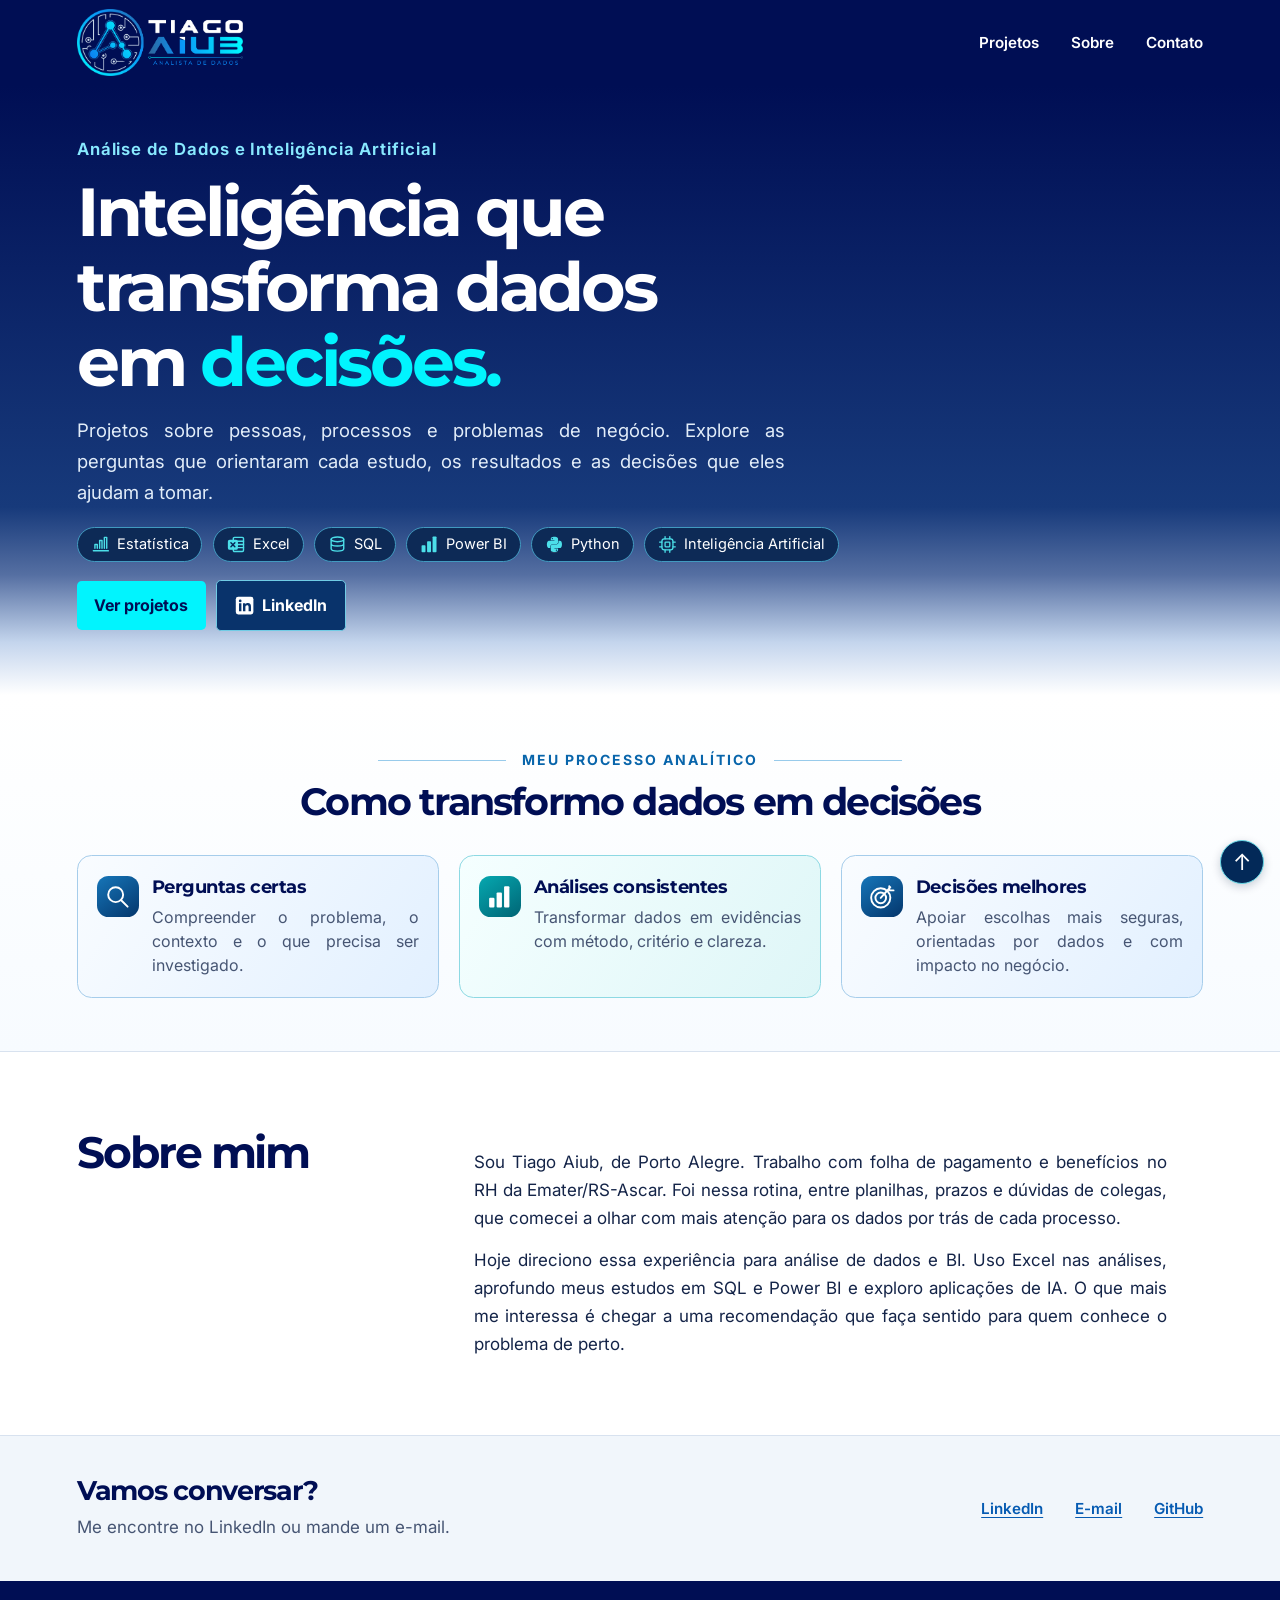
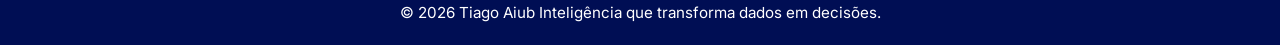
<file: index.html>
<!doctype html>
<html lang="pt-BR">
<head>
  <meta charset="utf-8">
  <meta name="viewport" content="width=device-width, initial-scale=1">
  <meta name="description" content="Projetos de Tiago Aiub sobre dados, pessoas e processos. Conheça o estudo de turnover e as perguntas que ele levantou para o RH.">
  <title>Tiago Aiub | Dados e decisões</title>
  <link rel="preconnect" href="https://fonts.googleapis.com">
  <link rel="preconnect" href="https://fonts.gstatic.com" crossorigin>
  <link href="https://fonts.googleapis.com/css2?family=Inter:wght@400;500;600;700&amp;family=Montserrat:wght@600;700&amp;display=swap" rel="stylesheet">
  <link rel="stylesheet" href="css/style.css">
</head>
<body id="topo">
<a class="skip" href="#conteudo">Pular para o conteúdo</a>
<header class="masthead">
  <div class="wrap mast">
    <a href="#topo" class="brand"><img src="logo-tiago-aiub.png" width="946" height="381" alt="Tiago Aiub — início"></a>
    <nav aria-label="Principal">
      <a href="projetos/index.html">Projetos</a>
      <a href="#sobre">Sobre</a>
      <a href="#contato">Contato</a>
    </nav>
  </div>
</header>
<main id="conteudo">
<section class="opening">
  <div class="opening-intro"><div class="wrap opening-copy">
    <p class="eyebrow">Análise de Dados e Inteligência Artificial</p>
    <h1>Inteligência que transforma dados em <em>decisões.</em></h1>
    <p class="lead">Projetos sobre pessoas, processos e problemas de negócio. Explore as perguntas que orientaram cada estudo, os resultados e as decisões que eles ajudam a tomar.</p>
  </div>
  </div>
  <div class="opening-actions"><div class="wrap">
    <ul class="tools" aria-label="Ferramentas e técnicas"><li><svg aria-hidden="true" focusable="false" viewBox="0 0 24 24" fill="none" stroke="currentColor" stroke-width="1.8" stroke-linecap="round" stroke-linejoin="round"><path d="M3 20h19M5 17v-5h3v5m3 0V7h3v10m3 0V3h3v14"/></svg>Estatística</li>
      <li><svg aria-hidden="true" focusable="false" viewBox="0 0 24 24" fill="none" stroke="currentColor" stroke-width="1.8" stroke-linecap="round" stroke-linejoin="round"><rect x="8" y="3" width="13" height="18" rx="1.5"/><path d="M13 8h8m-8 4h8m-8 4h8"/><rect x="2" y="7" width="11" height="11" rx="1.5" fill="currentColor"/><path d="m5 10 5 5m0-5-5 5" stroke="#062454"/></svg>Excel</li>
      <li><svg aria-hidden="true" focusable="false" viewBox="0 0 24 24" fill="none" stroke="currentColor" stroke-width="1.8" stroke-linecap="round" stroke-linejoin="round"><ellipse cx="12" cy="5.5" rx="8" ry="3"/><path d="M4 5.5v12c0 4 16 4 16 0v-12M4 11c0 4 16 4 16 0"/></svg>SQL</li>
      <li><svg aria-hidden="true" focusable="false" viewBox="0 0 24 24" fill="none" stroke="currentColor" stroke-width="1.8" stroke-linecap="round" stroke-linejoin="round"><g fill="currentColor" stroke="none"><rect x="2" y="13" width="5" height="9" rx="1"/><rect x="9" y="8" width="5" height="14" rx="1"/><rect x="16" y="2" width="5" height="20" rx="1"/></g></svg>Power BI</li>
      <li><svg aria-hidden="true" focusable="false" xmlns="http://www.w3.org/2000/svg" viewBox="0 0 128 128"><path fill="currentColor" d="M63.391 1.988c-4.222.02-8.252.379-11.8 1.007-10.45 1.846-12.346 5.71-12.346 12.837v9.411h24.693v3.137H29.977c-7.176 0-13.46 4.313-15.426 12.521-2.268 9.405-2.368 15.275 0 25.096 1.755 7.311 5.947 12.519 13.124 12.519h8.491V67.234c0-8.151 7.051-15.34 15.426-15.34h24.665c6.866 0 12.346-5.654 12.346-12.548V15.833c0-6.693-5.646-11.72-12.346-12.837-4.244-.706-8.645-1.027-12.866-1.008zM50.037 9.557c2.55 0 4.634 2.117 4.634 4.721 0 2.593-2.083 4.69-4.634 4.69-2.56 0-4.633-2.097-4.633-4.69-.001-2.604 2.073-4.721 4.633-4.721z" transform="translate(0 10.26)"/><path fill="currentColor" d="M91.682 28.38v10.966c0 8.5-7.208 15.655-15.426 15.655H51.591c-6.756 0-12.346 5.783-12.346 12.549v23.515c0 6.691 5.818 10.628 12.346 12.547 7.816 2.297 15.312 2.713 24.665 0 6.216-1.801 12.346-5.423 12.346-12.547v-9.412H63.938v-3.138h37.012c7.176 0 9.852-5.005 12.348-12.519 2.578-7.735 2.467-15.174 0-25.096-1.774-7.145-5.161-12.521-12.348-12.521h-9.268zM77.809 87.927c2.561 0 4.634 2.097 4.634 4.692 0 2.602-2.074 4.719-4.634 4.719-2.55 0-4.633-2.117-4.633-4.719 0-2.595 2.083-4.692 4.633-4.692z" transform="translate(0 10.26)"/><radialGradient id="python-original-c" cx="1825.678" cy="444.45" r="26.743" gradientTransform="matrix(0 -.24 -1.055 0 532.979 557.576)" gradientUnits="userSpaceOnUse"><stop offset="0" stop-color="#B8B8B8" stop-opacity=".498"/><stop offset="1" stop-color="#7F7F7F" stop-opacity="0"/></radialGradient><path opacity=".444" fill="url(#python-original-c)" d="M97.309 119.597c0 3.543-14.816 6.416-33.091 6.416-18.276 0-33.092-2.873-33.092-6.416 0-3.544 14.815-6.417 33.092-6.417 18.275 0 33.091 2.872 33.091 6.417z"/></svg>
Python</li>
      <li><svg aria-hidden="true" focusable="false" viewBox="0 0 24 24" fill="none" stroke="currentColor" stroke-width="1.65" stroke-linecap="round" stroke-linejoin="round"><rect x="5" y="5" width="14" height="14" rx="3"/><rect x="9" y="9" width="6" height="6" rx="1"/><path d="M9 2v3m6-3v3M9 19v3m6-3v3M2 9h3m-3 6h3m14-6h3m-3 6h3"/></svg>Inteligência Artificial</li></ul>
    <div class="hero-links"><a class="button" id="projetos" href="projetos/index.html">Ver projetos</a>
      <a class="button secondary" href="https://www.linkedin.com/in/tiago-aiub"><svg aria-hidden="true" focusable="false" viewBox="0 0 24 24"><rect x="1" y="1" width="22" height="22" rx="3" fill="currentColor"/><path fill="#09336b" d="M5 9h3v10H5z M6.5 4.5a1.7 1.7 0 1 0 0 3.4 1.7 1.7 0 0 0 0-3.4z M10 9h3v1.35c.68-1 1.75-1.62 3.15-1.62 2.75 0 3.85 1.66 3.85 4.63V19h-3v-5.06c0-1.64-.49-2.45-1.82-2.45-1.53 0-2.18 1.03-2.18 2.66V19h-3z"/></svg>LinkedIn</a></div>
    </div>
  </div>
</section>
<section class="process"><div class="wrap">
  <p class="process-label">Meu processo analítico</p>
  <h2>Como transformo dados em decisões</h2>
  <ol class="steps"><li><span class="step-icon"><svg aria-hidden="true" focusable="false" viewBox="0 0 24 24" fill="none" stroke="currentColor" stroke-width="1.8" stroke-linecap="round" stroke-linejoin="round"><circle cx="10" cy="10" r="7"/><path d="m15.2 15.2 6 6"/></svg></span><div><h3>Perguntas certas</h3><p>Compreender o problema, o contexto e o que precisa ser investigado.</p></div></li>
    <li><span class="step-icon"><svg aria-hidden="true" focusable="false" viewBox="0 0 24 24" fill="none" stroke="currentColor" stroke-width="1.8" stroke-linecap="round" stroke-linejoin="round"><g fill="currentColor" stroke="none"><rect x="2" y="13" width="5" height="9" rx="1"/><rect x="9" y="8" width="5" height="14" rx="1"/><rect x="16" y="2" width="5" height="20" rx="1"/></g></svg></span><div><h3>Análises consistentes</h3><p>Transformar dados em evidências com método, critério e clareza.</p></div></li>
    <li><span class="step-icon"><svg aria-hidden="true" focusable="false" viewBox="0 0 24 24" fill="none" stroke="currentColor" stroke-width="1.8" stroke-linecap="round" stroke-linejoin="round"><circle cx="11" cy="13" r="9"/><circle cx="11" cy="13" r="5"/><path d="m11 13 9-10m-1-1v4h4"/></svg></span><div><h3>Decisões melhores</h3><p>Apoiar escolhas mais seguras, orientadas por dados e com impacto no negócio.</p></div></li></ol>
</div></section>
<section id="sobre" class="wrap about">
  <h2>Sobre mim</h2>
  <div><p>Sou Tiago Aiub, de Porto Alegre. Trabalho com folha de pagamento e benefícios no RH da Emater/RS-Ascar. Foi nessa rotina, entre planilhas, prazos e dúvidas de colegas, que comecei a olhar com mais atenção para os dados por trás de cada processo.</p>
  <p>Hoje direciono essa experiência para análise de dados e BI. Uso Excel nas análises, aprofundo meus estudos em SQL e Power BI e exploro aplicações de IA. O que mais me interessa é chegar a uma recomendação que faça sentido para quem conhece o problema de perto.</p></div>
</section>
</main>
<section class="contact" id="contato" aria-label="Contato">
  <div class="wrap footer-grid">
    <div><h2>Vamos conversar?</h2><p>Me encontre no LinkedIn ou mande um e-mail.</p></div>
    <div class="contact-links"><a href="https://www.linkedin.com/in/tiago-aiub">LinkedIn</a><a href="mailto:aiub.tiago@gmail.com">E-mail</a><a href="https://github.com/tiagoaiub">GitHub</a></div>
  </div>
</section>
<footer class="signature"><p>© 2026 Tiago Aiub Inteligência que transforma dados em decisões.</p></footer>
<a class="to-home" href="#topo" aria-label="Voltar ao início" title="Voltar ao início">↑</a>
</body>
</html>
</file>
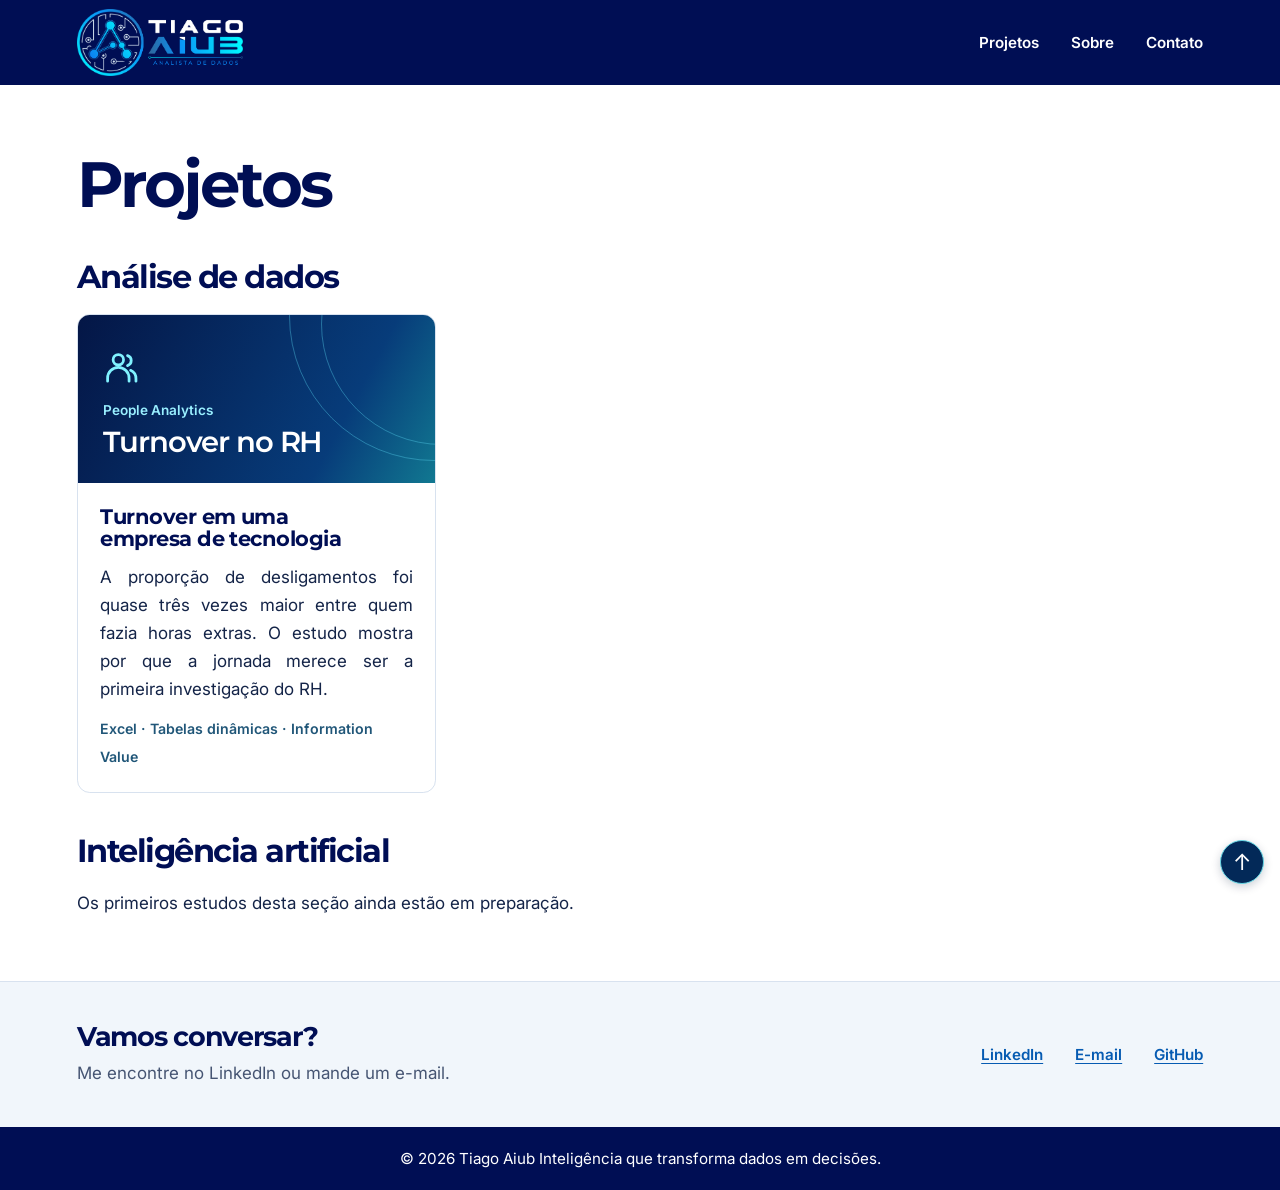
<file: projetos/index.html>
<!doctype html>
<html lang="pt-BR">
<head>
  <meta charset="utf-8">
  <meta name="viewport" content="width=device-width, initial-scale=1">
  <meta name="description" content="Projetos de Tiago Aiub sobre dados, pessoas e processos. Conheça o estudo de turnover e as perguntas que ele levantou para o RH.">
  <title>Projetos | Tiago Aiub</title>
  <link rel="preconnect" href="https://fonts.googleapis.com">
  <link rel="preconnect" href="https://fonts.gstatic.com" crossorigin>
  <link href="https://fonts.googleapis.com/css2?family=Inter:wght@400;500;600;700&amp;family=Montserrat:wght@600;700&amp;display=swap" rel="stylesheet">
  <link rel="stylesheet" href="../css/style.css">
</head>
<body id="topo">
<a class="skip" href="#conteudo">Pular para o conteúdo</a>
<header class="masthead">
  <div class="wrap mast">
    <a href="../index.html" class="brand"><img src="../logo-tiago-aiub.png" width="946" height="381" alt="Tiago Aiub — início"></a>
    <nav aria-label="Principal">
      <a href="index.html" aria-current="page">Projetos</a>
      <a href="../index.html#sobre">Sobre</a>
      <a href="#contato">Contato</a>
    </nav>
  </div>
</header>
<main id="conteudo">
<div class="wrap catalog">
  <h1>Projetos</h1>
  <section><h2>Análise de dados</h2>
    <div class="tiles"><a class="tile" href="employee-turnover.html">
      <div class="cover" aria-hidden="true"><svg aria-hidden="true" focusable="false" viewBox="0 0 24 24" fill="none" stroke="currentColor" stroke-width="1.8" stroke-linecap="round" stroke-linejoin="round"><circle cx="10" cy="7" r="3.4"/><path d="M3 21v-2a7 7 0 0 1 14 0v2M16 4.3a3.4 3.4 0 0 1 0 6.5m2 3.1a6 6 0 0 1 3.5 5.5v1.6"/></svg><small>People Analytics</small><b>Turnover no RH</b></div>
      <div class="tile-body"><h3>Turnover em uma empresa de tecnologia</h3>
      <p>A proporção de desligamentos foi quase três vezes maior entre quem fazia horas extras. O estudo mostra por que a jornada merece ser a primeira investigação do RH.</p>
      <small>Excel · Tabelas dinâmicas · Information Value</small></div>
    </a></div>
  </section>
  <section><h2>Inteligência artificial</h2><p>Os primeiros estudos desta seção ainda estão em preparação.</p></section>
</div>
</main>
<section class="contact" id="contato" aria-label="Contato">
  <div class="wrap footer-grid">
    <div><h2>Vamos conversar?</h2><p>Me encontre no LinkedIn ou mande um e-mail.</p></div>
    <div class="contact-links"><a href="https://www.linkedin.com/in/tiago-aiub">LinkedIn</a><a href="mailto:aiub.tiago@gmail.com">E-mail</a><a href="https://github.com/tiagoaiub">GitHub</a></div>
  </div>
</section>
<footer class="signature"><p>© 2026 Tiago Aiub Inteligência que transforma dados em decisões.</p></footer>
<a class="to-home" href="../index.html#topo" aria-label="Voltar ao início" title="Voltar ao início">↑</a>
</body>
</html>
</file>
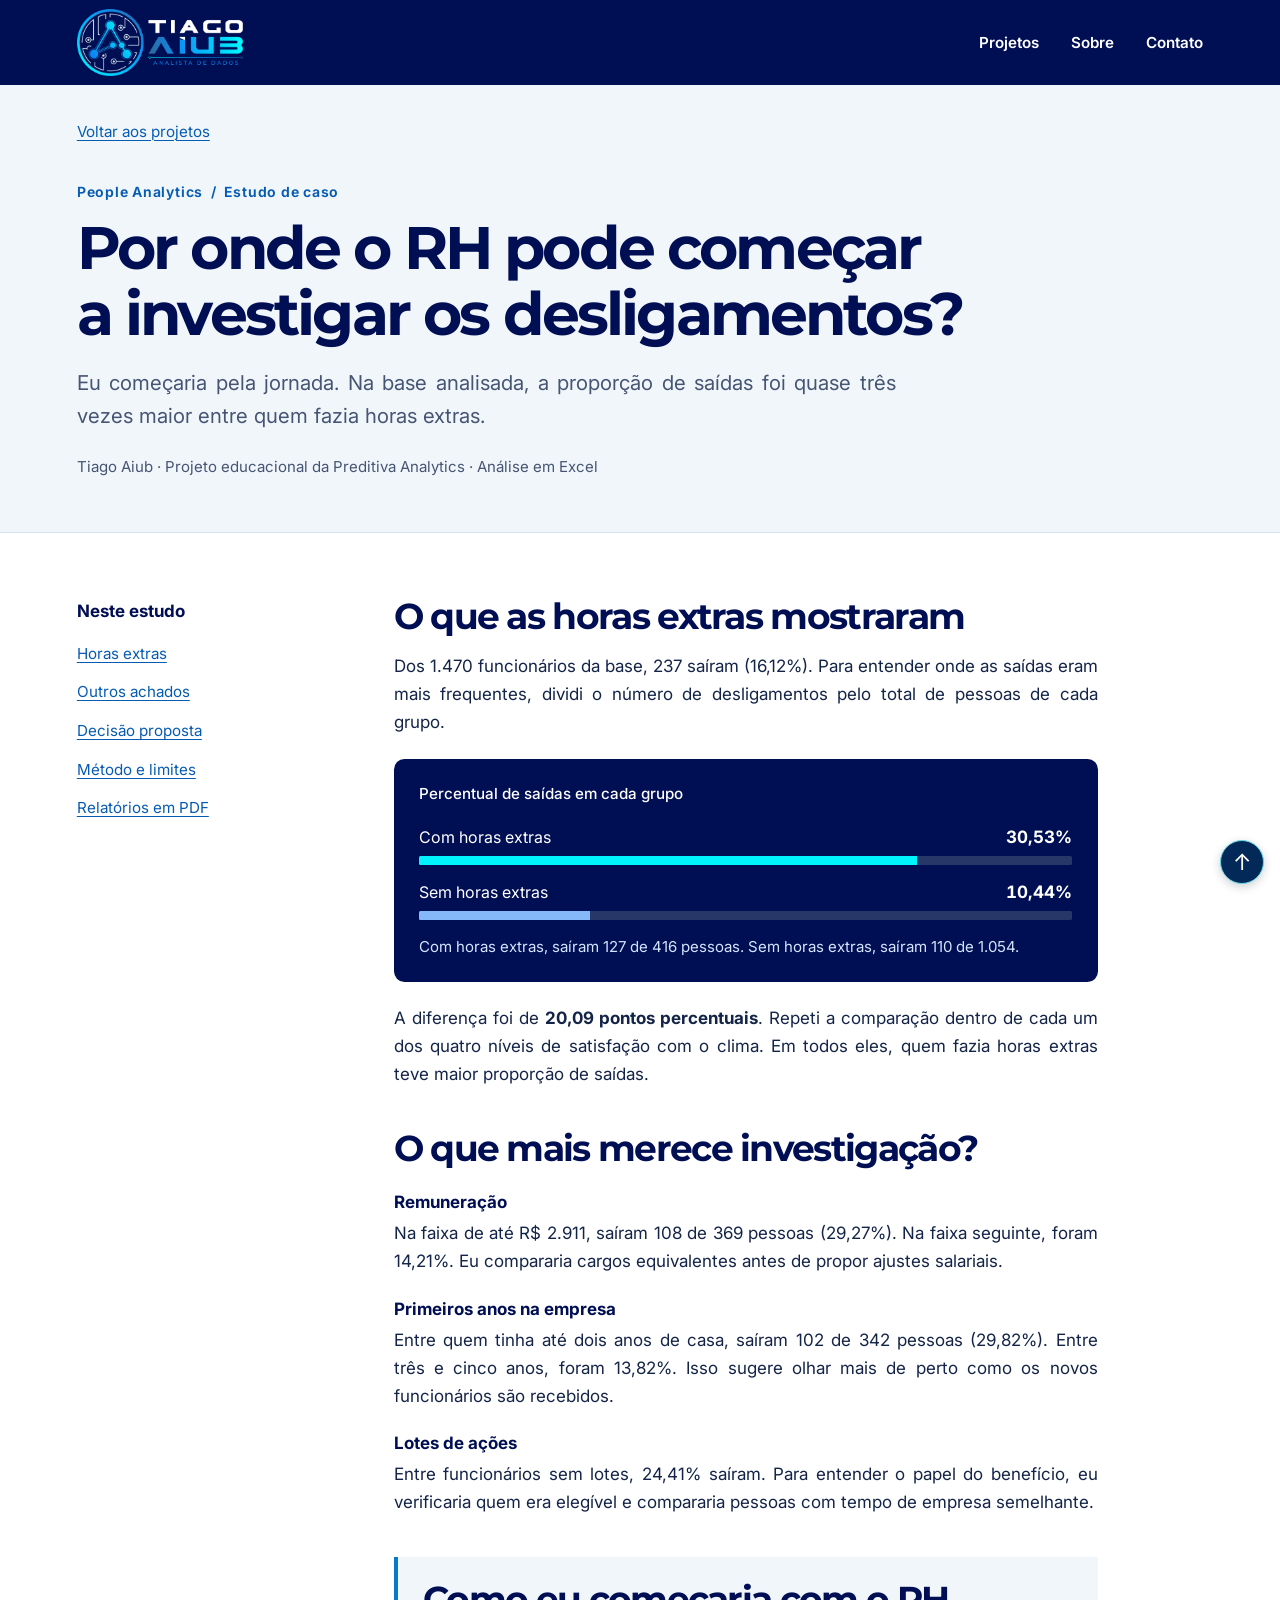
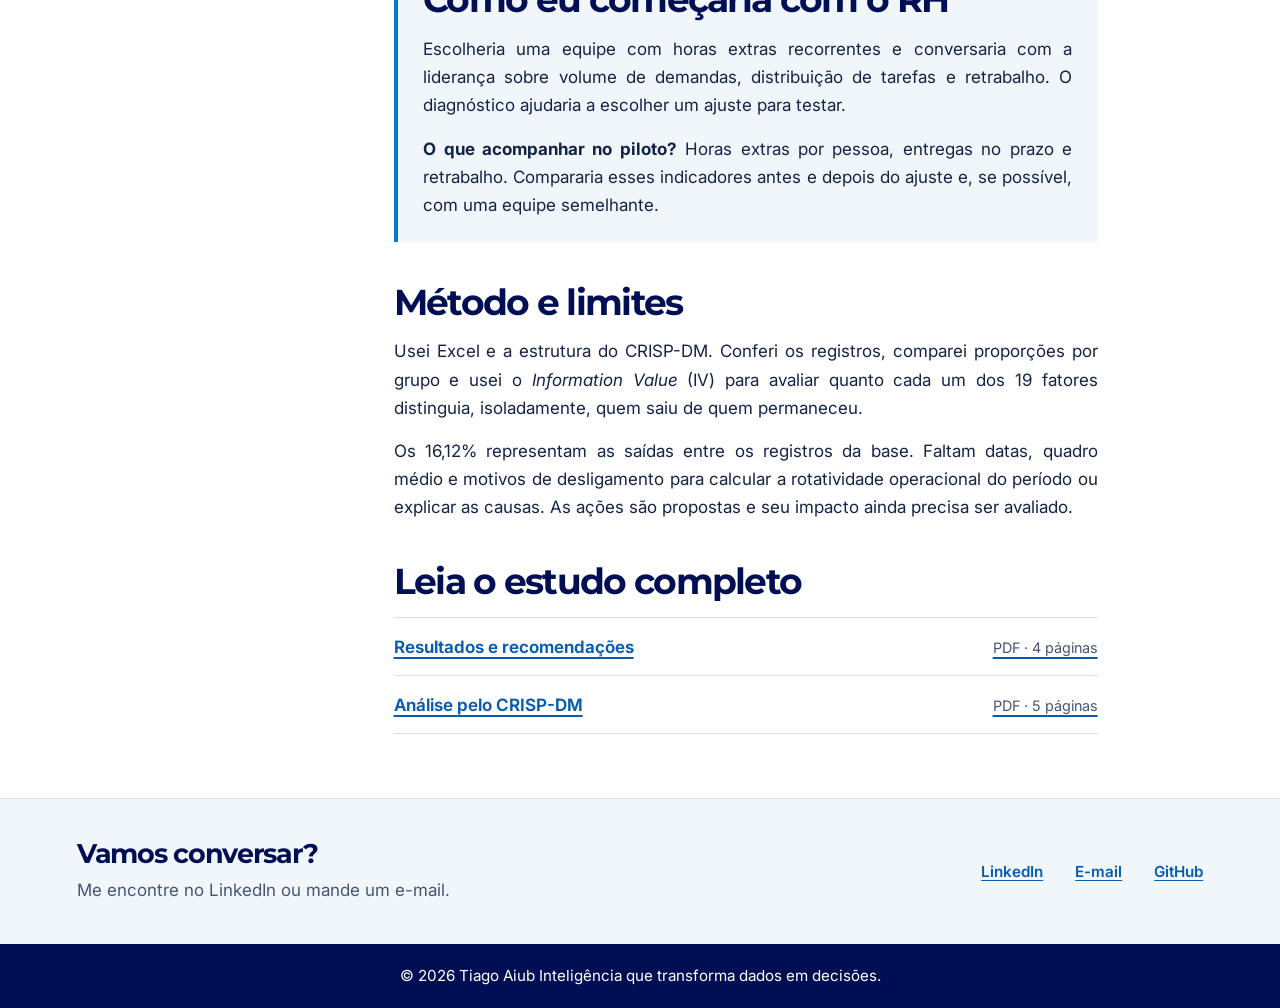
<file: projetos/employee-turnover.html>
<!doctype html>
<html lang="pt-BR">
<head>
  <meta charset="utf-8">
  <meta name="viewport" content="width=device-width, initial-scale=1">
  <meta name="description" content="Como um estudo educacional com 1.470 funcionários ajudou a priorizar perguntas sobre jornada, remuneração e integração.">
  <title>Horas extras e desligamentos | Tiago Aiub</title>
  <link rel="preconnect" href="https://fonts.googleapis.com">
  <link rel="preconnect" href="https://fonts.gstatic.com" crossorigin>
  <link href="https://fonts.googleapis.com/css2?family=Inter:wght@400;500;600;700&amp;family=Montserrat:wght@600;700&amp;display=swap" rel="stylesheet">
  <link rel="stylesheet" href="../css/style.css">
  <link rel="stylesheet" href="../css/case.css">
</head>
<body id="topo">
<a class="skip" href="#conteudo">Pular para o conteúdo</a>
<header class="masthead">
  <div class="wrap mast">
    <a href="../index.html" class="brand"><img src="../logo-tiago-aiub.png" width="946" height="381" alt="Tiago Aiub — início"></a>
    <nav aria-label="Principal">
      <a href="index.html">Projetos</a>
      <a href="../index.html#sobre">Sobre</a>
      <a href="../index.html#contato">Contato</a>
    </nav>
  </div>
</header>
<main id="conteudo" class="case">
  <div class="case-intro"><div class="wrap">
    <a class="crumb" href="index.html">Voltar aos projetos</a>
    <p class="eyebrow">People Analytics <span aria-hidden="true">/</span> Estudo de caso</p>
    <h1>Por onde o RH pode começar a investigar os desligamentos?</h1>
    <p class="lead">Eu começaria pela jornada. Na base analisada, a proporção de saídas foi quase três vezes maior entre quem fazia horas extras.</p>
    <p class="source">Tiago Aiub · Projeto educacional da Preditiva Analytics · Análise em Excel</p>
  </div></div>
  <div class="wrap reading-grid">
    <nav class="contents" aria-label="Neste estudo"><strong>Neste estudo</strong>
      <a href="#evidencias">Horas extras</a><a href="#outros-achados">Outros achados</a><a href="#recomendacoes">Decisão proposta</a><a href="#metodologia">Método e limites</a><a href="#relatorios">Relatórios em PDF</a>
    </nav>
    <div class="reading">
      <section id="evidencias"><h2>O que as horas extras mostraram</h2>
        <p>Dos 1.470 funcionários da base, 237 saíram (16,12%). Para entender onde as saídas eram mais frequentes, dividi o número de desligamentos pelo total de pessoas de cada grupo.</p>
        <div class="case-chart"><figure class="comparison">
  <figcaption>Percentual de saídas em cada grupo</figcaption>
  <div class="plot-row"><span>Com horas extras</span><strong>30,53%</strong><div class="track" aria-hidden="true"><i style="width:76.325%"></i></div></div>
  <div class="plot-row"><span>Sem horas extras</span><strong>10,44%</strong><div class="track" aria-hidden="true"><i style="width:26.1%"></i></div></div>
</figure>
        <p class="chart-note">Com horas extras, saíram 127 de 416 pessoas. Sem horas extras, saíram 110 de 1.054.</p></div>
        <p>A diferença foi de <strong>20,09 pontos percentuais</strong>. Repeti a comparação dentro de cada um dos quatro níveis de satisfação com o clima. Em todos eles, quem fazia horas extras teve maior proporção de saídas.</p>
      </section>
      <section id="outros-achados"><h2>O que mais merece investigação?</h2>
        <dl class="findings"><dt>Remuneração</dt><dd>Na faixa de até R$ 2.911, saíram 108 de 369 pessoas (29,27%). Na faixa seguinte, foram 14,21%. Eu compararia cargos equivalentes antes de propor ajustes salariais.</dd>
        <dt>Primeiros anos na empresa</dt><dd>Entre quem tinha até dois anos de casa, saíram 102 de 342 pessoas (29,82%). Entre três e cinco anos, foram 13,82%. Isso sugere olhar mais de perto como os novos funcionários são recebidos.</dd>
        <dt>Lotes de ações</dt><dd>Entre funcionários sem lotes, 24,41% saíram. Para entender o papel do benefício, eu verificaria quem era elegível e compararia pessoas com tempo de empresa semelhante.</dd></dl>
      </section>
      <section id="recomendacoes" class="decision"><h2>Como eu começaria com o RH</h2>
        <p>Escolheria uma equipe com horas extras recorrentes e conversaria com a liderança sobre volume de demandas, distribuição de tarefas e retrabalho. O diagnóstico ajudaria a escolher um ajuste para testar.</p>
        <p><strong>O que acompanhar no piloto?</strong> Horas extras por pessoa, entregas no prazo e retrabalho. Compararia esses indicadores antes e depois do ajuste e, se possível, com uma equipe semelhante.</p>
      </section>
      <section id="metodologia"><h2>Método e limites</h2>
        <p>Usei Excel e a estrutura do CRISP-DM. Conferi os registros, comparei proporções por grupo e usei o <em>Information Value</em> (IV) para avaliar quanto cada um dos 19 fatores distinguia, isoladamente, quem saiu de quem permaneceu.</p>
        <p>Os 16,12% representam as saídas entre os registros da base. Faltam datas, quadro médio e motivos de desligamento para calcular a rotatividade operacional do período ou explicar as causas. As ações são propostas e seu impacto ainda precisa ser avaliado.</p>
      </section>
      <section id="relatorios"><h2>Leia o estudo completo</h2>
        <ul class="reports"><li><a href="relatorios/turnover-resultados.pdf">Resultados e recomendações <span>PDF · 4 páginas</span></a></li>
        <li><a href="relatorios/turnover-crisp-dm.pdf">Análise pelo CRISP-DM <span>PDF · 5 páginas</span></a></li></ul>
      </section>
    </div>
  </div>
</main>
<section class="contact" id="contato" aria-label="Contato">
  <div class="wrap footer-grid">
    <div><h2>Vamos conversar?</h2><p>Me encontre no LinkedIn ou mande um e-mail.</p></div>
    <div class="contact-links"><a href="https://www.linkedin.com/in/tiago-aiub">LinkedIn</a><a href="mailto:aiub.tiago@gmail.com">E-mail</a><a href="https://github.com/tiagoaiub">GitHub</a></div>
  </div>
</section>
<footer class="signature"><p>© 2026 Tiago Aiub Inteligência que transforma dados em decisões.</p></footer>
<a class="to-home" href="../index.html#topo" aria-label="Voltar ao início" title="Voltar ao início">↑</a>
</body>
</html>
</file>
<file: css/style.css>
:root {
  color-scheme: light;
  --navy: #000e54;
  --ink: #142448;
  --muted: #465573;
  --blue: #065bb2;
  --cyan: #01f4fe;
  --line: #d8e2ef;
  --pale: #f1f6fb;
}
* { box-sizing: border-box; }
html { scroll-padding: 1.25rem; }
body { margin: 0; color: var(--ink); background: white; font: 1.0625rem/1.65 Inter, system-ui, sans-serif; }
h1, h2, h3 { font-family: Montserrat, system-ui, sans-serif; color: var(--navy); line-height: 1.1; text-wrap: balance; margin: 0; }
h1, h2 { letter-spacing: -.047em; }
h2 { font-size: clamp(1.85rem, 3.4vw, 2.8rem); }
h3 { font-size: 1.3rem; letter-spacing: -.025em; }
p, figure { margin: 0; }
a { color: var(--blue); text-underline-offset: .22em; text-decoration-thickness: .09em; }
a:hover { text-decoration: underline; }
a:focus-visible { outline: 3px solid #e08312; outline-offset: 4px; }
.wrap { width: min(76rem, 88%); margin-inline: auto; }
.skip { position: absolute; transform: translateY(-150%); padding: .65rem 1rem; background: white; z-index: 5; }
.skip:focus { transform: translateY(0); }
.masthead, footer { background: var(--navy); color: white; }
.mast { display: flex; justify-content: space-between; align-items: center; gap: 1rem; padding-block: .55rem; }
.brand { display: block; line-height: 0; }
.brand img { width: 10.4rem; height: auto; }
.mast nav, .contact-links { display: flex; flex-wrap: wrap; gap: clamp(.65rem, 3vw, 2rem); align-items: center; }
.mast nav a, .contact-links a { color: white; font-weight: 600; font-size: .95rem; padding-block: .5rem; }
.mast nav a { text-decoration: none; }
.mast nav a:hover { color: var(--cyan); text-decoration: underline; }
.lead-grid { display: grid; grid-template-columns: 1.02fr 1fr; gap: clamp(2rem, 6vw, 6rem); align-items: center; padding-block: clamp(3rem, 7vw, 6.75rem); }
.eyebrow { font-size: .875rem; font-weight: 650; letter-spacing: .055em; color: var(--blue); }
.eyebrow span:not(.mark) { margin-inline: .25rem; }
.mark { width: 1.8rem; height: 3px; display: inline-block; margin: 0 .5rem .23rem 0; background: var(--blue); }
.intro h1 { font-size: clamp(3.2rem, 6.4vw, 6rem); margin-block: .75rem 1.1rem; }
.dot { color: #0879c9; }
.lead { max-width: 48ch; font-size: clamp(1.13rem, 1.6vw, 1.35rem); color: var(--muted); }
.text-link { display: inline-block; margin-top: 1.3rem; font-weight: 650; }
.feature { position: relative; overflow: hidden; border-radius: .9rem; padding: clamp(1.5rem, 3vw, 2.85rem); background: var(--navy); box-shadow: 0 18px 45px -34px #000e54; color: white; }
.feature::before { content: ""; position: absolute; top: 0; left: 0; width: 27%; height: 4px; background: var(--cyan); }
.feature .eyebrow { color: #9edef8; }
.feature h2 { color: white; font-size: clamp(1.8rem, 3vw, 2.7rem); margin-block: .6rem 1.5rem; }
.comparison figcaption { font-size: .95rem; font-weight: 500; margin-bottom: 1.05rem; }
.plot-row { display: grid; grid-template-columns: 1fr auto; gap: .32rem 1rem; align-items: baseline; margin-top: .8rem; }
.plot-row span { font-size: 1rem; }
.plot-row strong { font-variant-numeric: tabular-nums; }
.track { grid-column: 1 / -1; height: .55rem; background: #273768; border-radius: .1rem; overflow: hidden; }
.track i { display: block; height: 100%; background: var(--cyan); }
.plot-row:last-child i { background: #85b8f9; }
.button { display: inline-block; margin-top: 1.8rem; padding: .7rem 1.1rem; font-weight: 700; font-size: 1rem; color: var(--navy); background: var(--cyan); border-radius: .3rem; text-decoration: none; }
.process { padding-block: clamp(2.5rem, 5vw, 4.5rem); background: var(--pale); border-block: 1px solid var(--line); }
.steps { display: grid; grid-template-columns: repeat(3, 1fr); gap: clamp(1.5rem, 4vw, 3.5rem); margin-top: 2.1rem; }
.steps > div { padding-top: 1.1rem; border-top: 2px solid #a7c9e8; }
.steps p { color: var(--muted); margin-top: .65rem; }
.about, .footer-grid { display: grid; grid-template-columns: 1fr 2fr; gap: 2rem; align-items: baseline; }
.about { padding-block: clamp(3rem, 6vw, 5.75rem); }
.about p { max-width: 63ch; }
.about p + p { margin-top: .85rem; }
.footer-grid { grid-template-columns: 1.5fr 1fr; padding-block: 2.5rem; align-items: center; }
.contact h2 { color: var(--navy); font-size: 1.7rem; }
.contact p { color: var(--muted); margin-top: .45rem; }
.contact-links { justify-content: flex-end; }
@media (max-width: 52rem) {
  .lead-grid, .about, .footer-grid { grid-template-columns: 1fr; }
  .intro { max-width: 39rem; }
  .lead-grid { gap: 2rem; }
  .steps { grid-template-columns: 1fr; gap: 1.2rem; }
  .steps p { max-width: 59ch; }
  .contact-links { justify-content: flex-start; }
  .about, .footer-grid { gap: 1.25rem; }
}
@media (max-width: 35rem) {
  .wrap { width: calc(100% - 2.25rem); }
  .brand img { width: clamp(6rem, 24vw, 8rem); }
  .mast { gap: .5rem; }
  .mast nav { gap: .68rem; }
  .mast nav a { font-size: .875rem; }
  .lead-grid { padding-block: 2.5rem; }
  .feature { padding: 1.3rem; }
}


.opening { color: white; background: var(--navy); }
.opening-intro { background: linear-gradient(to bottom, var(--navy), #173a7b); }
.opening-copy { padding-top: clamp(2rem, 4vw, 4rem); }
.opening-actions { padding-block: 1.25rem clamp(2.8rem, 5vw, 4.6rem); background: linear-gradient(to bottom, #173a7b, #556fa2 36%, #c4d5ed 72%, white); }
.opening .eyebrow { color: #88e9ff; font-size: clamp(.91rem, 1.4vw, 1.05rem); }
.opening h1 { color: white; max-width: 19ch; font-size: clamp(2.5rem, 5.3vw, 4.85rem); margin: .75rem 0 1rem; }
.opening em { font-style: normal; color: var(--cyan); }
.opening .lead { max-width: 59ch; font-size: clamp(1rem, 1.45vw, 1.17rem); color: #e2edf9; }
main p:not(.eyebrow,.process-label,.source), .reading dd { text-align: justify; hyphens: auto; }
.tools, .hero-links { display: flex; flex-wrap: wrap; align-items: center; gap: .65rem; }
.tools { list-style: none; padding: 0; margin: 0 0 1.15rem; }
.tools li { display: inline-flex; align-items: center; gap: .45rem; border: 1px solid #419ac0; padding: .26rem .8rem; border-radius: 2rem; background: #0d2a56; font-size: .91rem; }
.tools svg { width: 1.18rem; height: 1.18rem; color: #4cdfe9; }
.hero-links .button { margin-top: 0; min-width: 8rem; text-align: center; }
.button.secondary { display: inline-flex; align-items: center; justify-content: center; gap: .5rem; background: #09336b; border: 1px solid #71cce5; color: white; }
.process { padding-block: clamp(2.3rem, 4.2vw, 4rem); background: linear-gradient(180deg,white,#f7fbff); }
.process h2 { text-align: center; font-size: clamp(1.7rem, 3vw, 2.65rem); }
.process-label { display: flex; align-items: center; justify-content: center; gap: 1rem; font-size: .875rem; letter-spacing: .14em; text-transform: uppercase; font-weight: 700; color: #0865ab; margin-bottom: .6rem; text-align: center; }
.process-label::before,.process-label::after { content: ""; height: 1px; width: min(11vw, 8rem); background: #98cbeb; }
.steps { --gap: 1.25rem; display: grid; grid-template-columns: repeat(3,minmax(0,1fr)); gap: var(--gap); list-style: none; padding: 0; margin: 2rem 0 0; }
.steps li { position: relative; align-content: start; padding: 1.2rem; display: grid; grid-template-columns: 2.6rem 1fr; gap: .82rem; border: 1px solid #a6cdeb; border-radius: .9rem; background: linear-gradient(125deg,#f9fcff,#e2f0ff); }
.steps li:nth-child(2) { border-color: #8dd9e3; background: linear-gradient(125deg,#f5ffff,#def6f7); }
.step-icon { width: 2.6rem; height: 2.6rem; border-radius: .72rem; display: grid; place-items: center; background: linear-gradient(145deg,#1676b9,#04366c); color: white; }
.steps li:nth-child(2) .step-icon { background: linear-gradient(145deg,#06a8b0,#006575); }
.step-icon svg { width: 1.6rem; height: 1.6rem; }
.steps h3 { font-size: 1.14rem; line-height: 1.2; }
.steps p { font-size: 1rem; line-height: 1.5; margin-top: .5rem; }
@media (max-width: 60rem) {
  .steps { grid-template-columns: 1fr; --gap: 1rem; }
}
.catalog { padding-block:clamp(2.5rem,5vw,5rem); }
.catalog h1 { font-size:clamp(2.8rem,5vw,5rem); }
.catalog section { margin-top:2.5rem; }
.catalog section h2 { font-size:clamp(1.5rem,3vw,2rem); margin-bottom:1.25rem; }
.tiles { display:grid; grid-template-columns:repeat(auto-fill,minmax(min(22rem,100%),1fr)); gap:1.5rem; }
.tile { display:block; overflow:hidden; border-radius:.8rem; border:1px solid var(--line); text-decoration:none; color:var(--ink); }
.tile:hover { text-decoration:none; border-color:var(--blue); }
.tile:hover h3 { text-decoration:underline; }

.cover { position:relative; overflow:hidden; isolation:isolate; padding:1.6rem; min-height:10.5rem; display:flex; flex-direction:column; justify-content:flex-end; gap:.25rem; color:white; background:linear-gradient(118deg,#041646,#073c7a 72%,#117891); }
.cover::before,.cover::after { content:""; position:absolute; z-index:-1; width:15rem; height:15rem; border:1px solid #55cfeb66; border-radius:50%; right:-8rem; top:-7rem; }
.cover::after { width:18rem; height:18rem; right:-9rem; top:-9rem; }
.cover b { font:600 1.8rem/1.1 Montserrat,system-ui,sans-serif; letter-spacing:-.04em; }
.cover small { color:#99efff; font-size:.85rem; font-weight:600; }
.cover svg { width:2.3rem; height:2.3rem; margin-bottom:.6rem; color:#80f2ff; }
.to-home { display:grid; place-items:center; width:2.75rem; height:2.75rem; border-radius:50%; position:fixed; bottom:1rem; right:1rem; z-index:4; background:#032958; border:1px solid #67d7e4; box-shadow:0 3px 10px #00183633; color:white; font-size:1.4rem; text-decoration:none; }
@media(max-width:35rem){.to-home{right:.55rem;bottom:.55rem}}
.tile-body { padding:1.4rem; }
.tile-body p { margin:.7rem 0; }
.tile-body small { color:#205678; font-weight:600; }


.button.secondary svg { width: 1.2rem; height: 1.2rem; }
.process { border-top: 0; }.contact { background: var(--pale); border-top: 1px solid var(--line); }
.contact-links a { color: var(--blue); }
.signature { padding: 1.2rem 3.5rem; text-align: center; font-size: .95rem; }
</file>
<file: css/case.css>
.case-intro { padding-block: 2rem 3.25rem; background: var(--pale); border-bottom: 1px solid var(--line); }
.crumb { display: inline-block; font-size: .95rem; margin-bottom: 2.25rem; }
.case-intro h1 { max-width: 22ch; font-size: clamp(2.35rem, 4.7vw, 4.25rem); margin-block: .75rem 1.15rem; }
.case-intro .lead { max-width: 63ch; }
.source { color: var(--muted); font-size: .94rem; margin-top: 1.4rem; }
.reading-grid { display: grid; grid-template-columns: minmax(11rem, 15rem) minmax(0, 44rem); gap: clamp(2.5rem, 6vw, 6rem); padding-block: clamp(2.5rem, 5vw, 5rem); }
.contents { align-self: start; position: sticky; top: 1.5rem; display: grid; gap: .35rem; }
.contents strong { color: var(--navy); margin-bottom: .35rem; }
.contents a { padding-block: .25rem; font-size: .95rem; }
.reading { min-width: 0; }
.reading section + section { margin-top: 2.55rem; }
.reading h2 { font-size: clamp(1.65rem, 3vw, 2.25rem); }
.reading p { margin-top: .95rem; }
.case-chart { background: var(--navy); color: white; padding: 1.4rem 1.6rem; border-radius: .65rem; margin-block: 1.4rem; }
.chart-note { font-size: .94rem; color: #d3e5fc; }
.findings { margin: .65rem 0 0; }
.findings dt { font-weight: 700; color: var(--navy); margin-top: 1.2rem; }
.findings dd { margin: .2rem 0 0; }
.decision { background: var(--pale); padding: 1.45rem 1.6rem; border-left: 4px solid #0879c9; }
.reports { list-style: none; padding: 0; margin: 1rem 0 0; border-top: 1px solid var(--line); }
.reports li { border-bottom: 1px solid var(--line); }
.reports a { display: flex; align-items: baseline; justify-content: space-between; gap: .35rem 1rem; flex-wrap: wrap; padding-block: .9rem; font-weight: 650; }
.reports span { color: var(--muted); font-size: .9rem; font-weight: 400; }
@media (max-width: 52rem) {
  .reading-grid { grid-template-columns: 1fr; gap: 2rem; }
  .contents { position: static; display: flex; flex-wrap: wrap; gap: .3rem 1rem; padding-bottom: 1rem; border-bottom: 1px solid var(--line); }
  .contents strong { flex-basis: 100%; margin: 0; }
}
</file>
